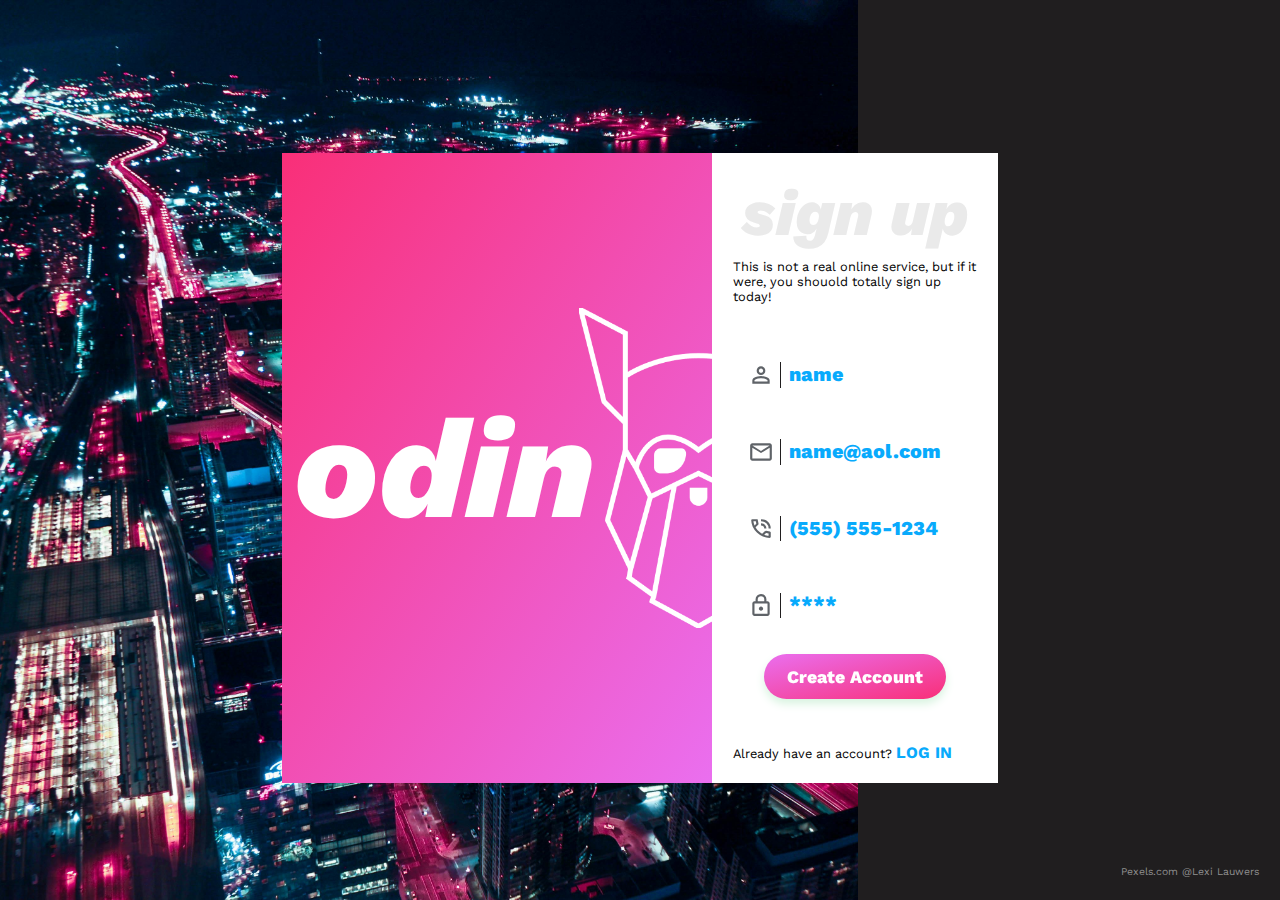
<file: index.html>
<!DOCTYPE html>
<html lang="en">
<head>
    <meta charset="UTF-8">
    <meta name="viewport" content="width=device-width, initial-scale=1.0">
    <link rel="preconnect" href="https://fonts.googleapis.com">
    <link rel="preconnect" href="https://fonts.gstatic.com" crossorigin>
    <link href="https://fonts.googleapis.com/css2?family=Work+Sans:ital,wght@0,100..900;1,100..900&display=swap" rel="stylesheet">
    <script src="sign-up.js" defer></script>
    <link rel="stylesheet" href="style.css">
    <title>sign up</title>
</head>
<body>
    <div class="background">
        <img src="images/2921140.jpeg" alt="" class="splash">
        <div class="color-block">
            <div class="img-credit">
                <a href="https://www.pexels.com/photo/aerial-photo-of-city-2921140/" class="credit">Pexels.com @Lexi Lauwers</a>
            </div>
        </div> 
    </div>
    <div class="sign-up">
        <div class="logo-box">
            <p class="word-mark">odin</p>
            <img src="images/logo.png" alt="" class="icon">
        </div>
        <div class="frame">
            <div class="sec1">
                <h2>sign up</h2>
                <p class="p-med">This is not a real online service, but if it were, you shouold totally sign up today!</p>
            </div>
            <div class="sec2">
                <form class="form-layout" action="submit.html" id="sign-up-form">
                    <div class="field-border">
                        <img src="images/person.svg" alt="" class="field-icon">
                        
                        <div class="field">
                            <label class="hidden" for="user-name">name</label>
                            <input class="field shift-up" type="text" name="user-name" id="user-name" placeholder="name">
                        </div>
                    </div>
                    <div class="field-border">
                        <img src="images/mail.svg" alt="" class="field-icon">
                        <div class="field">
                            <label class="hidden" for="user-email">email</label>
                            <input class="field shift-up" type="email" name="user-email" id="user-email" placeholder="name@aol.com">
                        </div>
                    </div>

                    <div class="field-border">
                        <img src="images/phone.svg" alt="" class="field-icon">
                        
                        <div class="field">
                            <label class="hidden" for="user-phone">phone number</label>
                            <input class="field shift-up" type="tel" name="user-phone" id="user-phone" placeholder="(555) 555-1234">
                        </div>
                    </div>

                    <div class="field-border">
                        <img src="images/lock.svg" alt="" class="field-icon">
                        
                        <div class="field">
                            <label class="hidden" for="user-password-1">password</label>
                            <input class="field shift-up" type="password" name="user-password-1" id="user-password-1" placeholder="****">
                        </div>
                    </div>                     
    
                    <button class="shadow-green" type="submit" id="create-account">Create Account</button>
                </form>
            </div>
            <div class="sec3">
                <p class="p-med">Already have an account? <a href="#" class="log-in">Log In</a></p>
            </div>
        </div>
    </div>
</body>
</html>
</file>
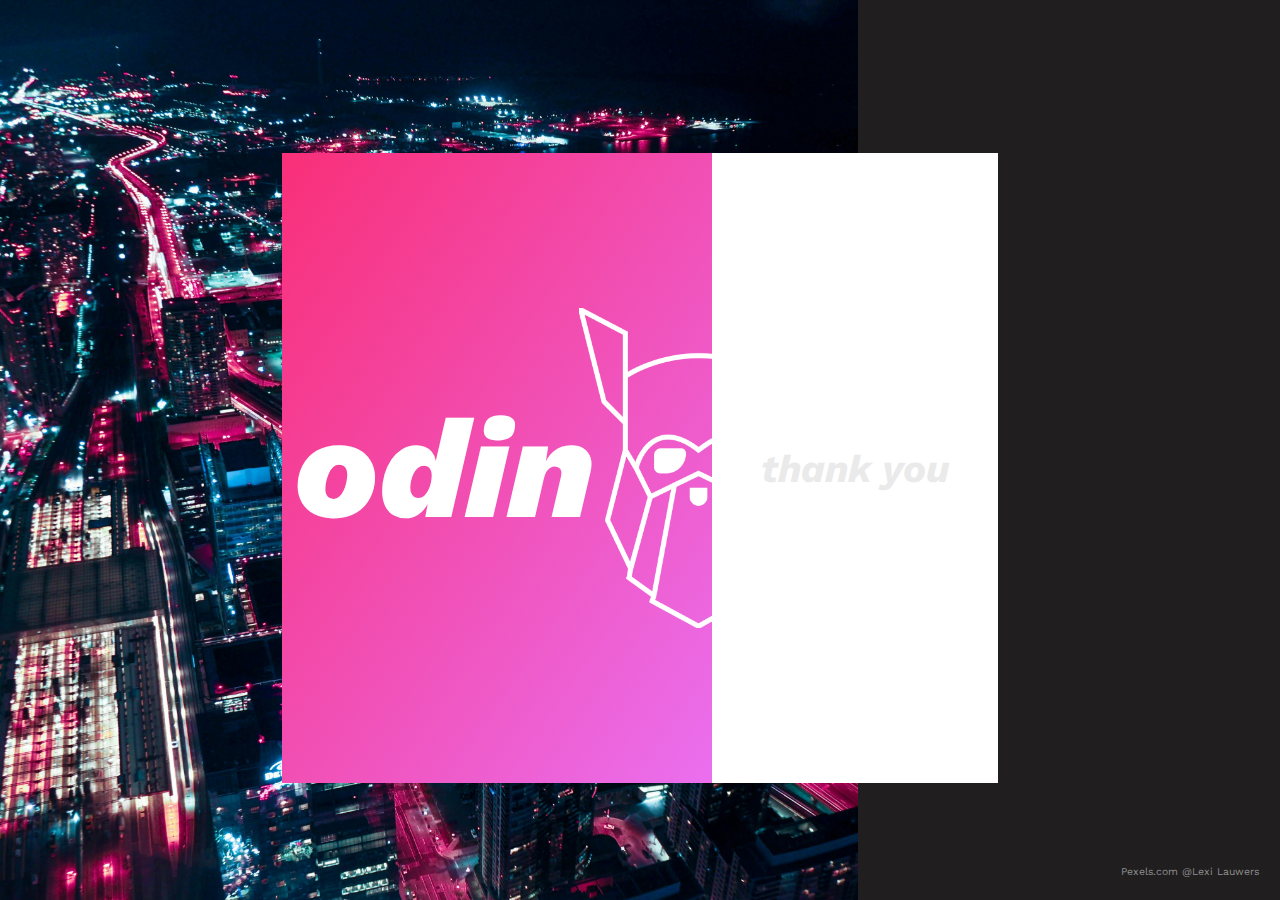
<file: submit.html>
<!DOCTYPE html>
<html lang="en">
<head>
    <meta charset="UTF-8">
    <meta name="viewport" content="width=device-width, initial-scale=1.0">
    <link rel="preconnect" href="https://fonts.googleapis.com">
    <link rel="preconnect" href="https://fonts.gstatic.com" crossorigin>
    <link href="https://fonts.googleapis.com/css2?family=Work+Sans:ital,wght@0,100..900;1,100..900&display=swap" rel="stylesheet">
    <!-- <script src="sign-up.js" defer></script> -->
    <link rel="stylesheet" href="style.css">
    <title>sign up</title>
</head>
<body>
    <div class="background">
        <img src="images/2921140.jpeg" alt="" class="splash">
        <div class="color-block">
            <div class="img-credit">
                <a href="https://www.pexels.com/photo/aerial-photo-of-city-2921140/" class="credit">Pexels.com @Lexi Lauwers</a>
            </div>
        </div> 
    </div>
    <div class="sign-up">
        <div class="logo-box">
            <p class="word-mark">odin</p>
            <img src="images/logo.png" alt="" class="icon">
        </div>
        <div class="frame">
            <div class="thankyou">
                thank you
            </div>
        </div>
    </div>
</body>
</html>
</file>
<file: style.css>
* {
    margin: 0;
    padding: 0;
    box-sizing: border-box;
    font-family: "Work Sans", sans-serif;
    font-optical-sizing: auto;
    font-size: 1rem;

    /* outline: 2px solid steelblue; */
}
body {
    background-color: #201E1F;
}
.background {
    width: 100vw;
    height: 100vh;
    background-color: purple;
    display: flex;
}

.background>img {
    height: 100%;
    width: 66%;
    flex: 1;
    display: block;
    /* margin: auto; */
    object-fit: cover;
}
.color-block {
    width: 33%;
    background-color: #201E1F;
    padding: 5px;
    display: flex;
    align-items: end;
    justify-content: end;
}
.img-credit {
    margin: 1rem;
}
a {
    text-decoration: none;
}
.credit{
    color: #919191;
    font-size: 0.65rem;
}

.sign-up {
    position: absolute;
    top:17%;
    left:22%;
    margin: auto;
    width: 56%;
    height: 70%;
    background-color: white;
    display: flex;
    overflow: hidden;
}
.logo-box {
    width: 60%;
    height: 100%;
    background-image: linear-gradient(to bottom right, #f92f78, #EA6FEF );
    /* background-color: pink; */
    display: flex;
    align-items: center;
    padding-left: 1vw;
}
.word-mark {
    color: #fff;
    font-size: 11vw;
    font-weight: 800;
    font-style: italic;
}
.icon {
    position: relative;
    left: -4%;
    height: 25vw;
}
.frame {
    height: 100%;
    position: relative;
    z-index: 1;
    flex: 1;
    background-color: #fff;
    padding: 3%;
    display: flex;
    gap: 1rem;

    flex-direction: column;
    justify-content: space-between;
}
.sec1 {
    display: flex;
    flex-direction: column;
    gap: 0.5rem;
}
.sec1,
.sec2,
.sec3 {
    /* outline: 2px solid red; */
}
.sec2 {
    height: 60%;
    /* outline: 2px solid red; */
    /* background-color: #919191; */
    /* flex: 1; */
}
.form-layout {
    height: 100%;
    display: flex;
    flex-direction: column;
    justify-content: space-between;
}
.field-border {
    padding: 1vh;
    display: flex;
    gap: 0.5rem;
    align-items: center;
    border-radius: 0.5rem;
    /* outline: 1px solid #EAEAEA; */
}
.field-border:hover {
    z-index: 200;
    color: red;
    /* background-color: #08AAFC; */
    background-color: #fff;

    filter: drop-shadow(0px 5px 4px #e9e9e9);
}
.field-passed {
    outline: 1px solid #08AAFC;
}
.label-passed {
    color: #08AAFC;
}
.field-failed {
    outline: 1px solid #f92f78;
}
.label-failed {
    color: #f92f78;
}
.field {
    width: 100%;
    display: flex;
    flex-direction: column;
    font-size: 2.2vh;
    font-weight: 800;
}
input {
    /* outline: 2px solid salmon; */
    padding: 0px;
    margin: 0;
    border: none;
}
.shift-up {
    position: relative;
    bottom: 0.5rem;
}
input::placeholder {
    color: #08AAFC;
}
input:focus{
    outline: none;
}
label {
    /* visibility: hidden; */
    font-size: 0.8rem;
    font-weight: 800;
    color: #08AAFC;
    /* outline: 2px solid salmon; */
}
.hidden {
    visibility: hidden;
}
.field-icon {
    border-right: 1px solid #201E1F;
    /* outline: 2px solid salmon; */
    width: 3rem;
    height: 1.6rem;
}
button {
    margin-left: auto;
    margin-right: auto;
    font-size: 1.1rem;
    font-weight: 800;
    color: #fff;
    background-image: linear-gradient(to bottom right, #EA6FEF, #f92f78 );
    width: 75%;
    height: 2.8rem;
    border: none;
    border-radius: 2rem;
}
h2 {
    /* outline: 2px solid salmon; */
    color: #EAEAEA;
    font-size: 5vw;
    font-weight: 800;
    font-style: italic;
    text-align: center;
    /* margin-top: -1rem; */
    /* padding-bottom: 1rem; */
    /* justify-content: center; */
}
.p-med {
    font-size: 0.8rem;
}
.log-in {
    text-align: center;
    text-transform: uppercase;
    font-weight: 700;
    color: #08AAFC;
}

.shadow-green {
    background-color: #fff;
    filter: drop-shadow(0px 5px 4px #d8f3e0);
}
.shadow-gray {
    background-color: #fff;
    filter: drop-shadow(0px 5px 4px #e9e9e9);
}

.label-in {
    position: relative;
    /* bottom: 0.5rem; */
    animation: label-in 0.2s ease-out forwards;
}
.thankyou {
    margin-top: auto;
    margin-bottom: auto;
    color: #EAEAEA;
    font-size: 3vw;
    font-weight: 700;
    font-style: italic;
    text-align: center;
}
@keyframes label-in {
    0% {
        bottom: -0.5rem;
      }
      100% {
        bottom: 0.0rem;
      }
}
</file>
